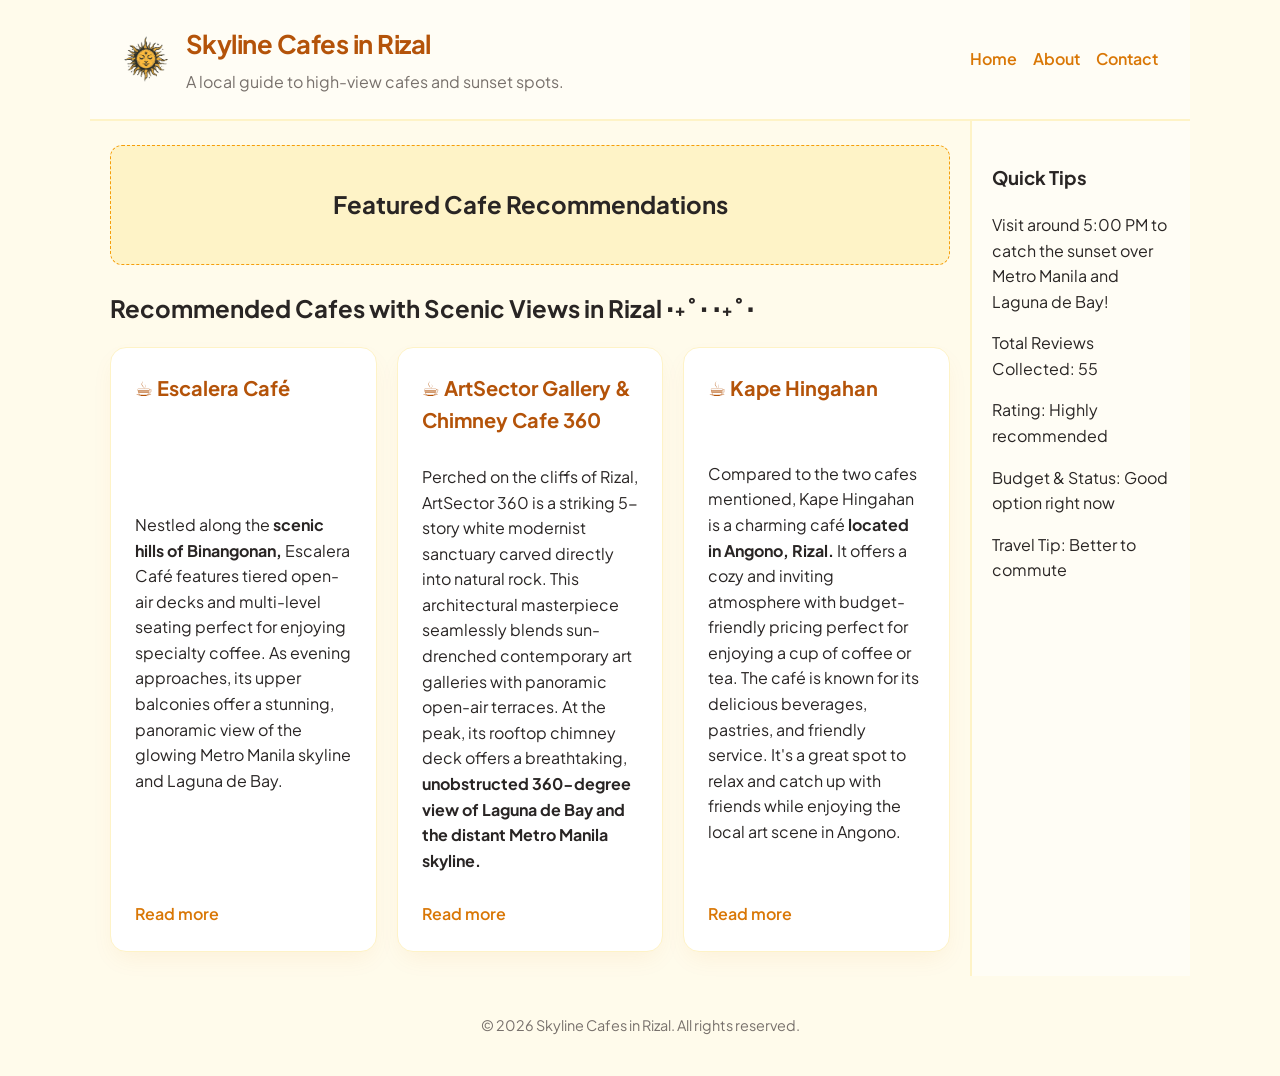
<file: index.html>
<!DOCTYPE html>
<html lang="en">
<head>
  <meta charset="UTF-8">
  <meta name="viewport" content="width=device-width, initial-scale=1.0">
  <title>Skyline Cafes in Rizal</title>
  <link rel="stylesheet" href="style.css">
</head>

<body class="page">
  <header>
    <div class="header-content">
      <img src="sun.png" alt="Skyline Cafes Logo" class="logo">
      <div>
        <h1 id="guide-name">Skyline Cafes in Rizal</h1>
        <p class="tagline">A local guide to high-view cafes and sunset spots.</p>
      </div>
    </div>

    <nav>
      <ul>
        <li><a href="index.html">Home</a></li>
        <li><a href="about.html">About</a></li>
        <li><a href="contact.html">Contact</a></li> 
      </ul> 
    </nav>
  </header>

  <aside>
    <h3>Quick Tips</h3>
    <p>Visit around 5:00 PM to catch the sunset over Metro Manila and Laguna de Bay!</p>
    <p id="total-places"></p>
    <p id="rating-label"></p>
    <p id="budget-check"></p>
    <p id="distance-note"></p>
  </aside>

  <main>
    <section class="centered-callout">
      <h2>Featured Cafe Recommendations</h2>
    </section>

    <h2>Recommended Cafes with Scenic Views in Rizal ‧₊˚ ⋅ ‧₊˚ ⋅</h2>

    <div class="place-grid">
      <article class="place-card">
        <h2>☕︎ Escalera Café</h2>
        <p>Nestled along the <strong>scenic hills of Binangonan,</strong> Escalera Café features tiered open-air decks and multi-level seating perfect for enjoying specialty coffee. As evening approaches, its upper balconies offer a stunning, panoramic view of the glowing Metro Manila skyline and Laguna de Bay.</p>
        <a href="places/escalera.html">Read more</a>
      </article>

      <article class="place-card">
        <h2>☕︎ ArtSector Gallery & Chimney Cafe 360</h2>
        <p>Perched on the cliffs of Rizal, ArtSector 360 is a striking 5-story white modernist sanctuary carved directly into natural rock. This architectural masterpiece seamlessly blends sun-drenched contemporary art galleries with panoramic open-air terraces. At the peak, its rooftop chimney deck offers a breathtaking, <strong>unobstructed 360-degree view of Laguna de Bay and the distant Metro Manila skyline.</strong></p>
        <a href="places/artsector.html">Read more</a>
      </article>

      <article class="place-card">
        <h2>☕︎ Kape Hingahan</h2>
        <p>Compared to the two cafes mentioned, Kape Hingahan is a charming café <strong>located in Angono, Rizal.</strong> It offers a cozy and inviting atmosphere with budget-friendly pricing perfect for enjoying a cup of coffee or tea. The café is known for its delicious beverages, pastries, and friendly service. It's a great spot to relax and catch up with friends while enjoying the local art scene in Angono.</p>
        <a href="places/hingahan.html">Read more</a>
      </article>
    </div>
  </main>

  <footer>
    <p id="copyright">&copy; 2026 Skyline Cafes in Rizal. All rights reserved.</p>
  </footer>

  <script src="script.js"></script>
</body>
</html>
</file>
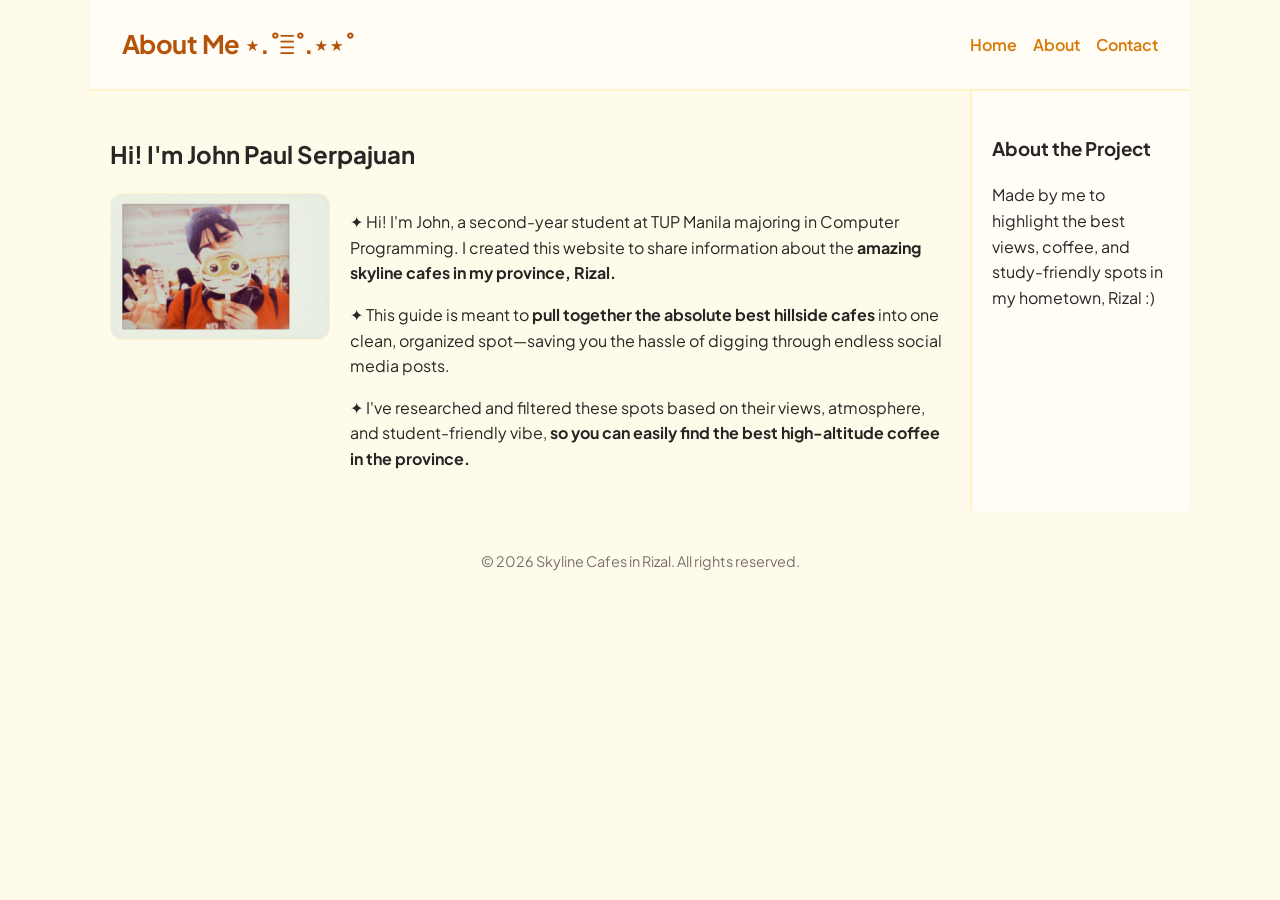
<file: about.html>
<!DOCTYPE html>
<html lang="en">    
<head>
  <meta charset="UTF-8">
  <meta name="viewport" content="width=device-width, initial-scale=1.0">
  <title>About the Owner</title>
  <link rel="stylesheet" href="style.css">
</head>

<body class="page">
  <header>
    <h1>About Me ⋆.˚𖦹˚.⋆⋆˚</h1>
    <nav>
      <ul>
        <li><a href="index.html">Home</a></li>
        <li><a href="about.html">About</a></li>
        <li><a href="contact.html">Contact</a></li> 
      </ul> 
    </nav>
  </header>

  <aside>
    <h3>About the Project</h3>
    <p>Made by me to highlight the best views, coffee, and study-friendly spots in my hometown, Rizal :)</p>
  </aside>

  <main>
    <article class="product-card">
      <h2>Hi! I'm John Paul Serpajuan</h2>
      
      <div class="about-container">
        <img src="john.jpg" alt="John Paul Serpajuan" class="owner-image">
        
        <div class="about-text">
          <p>✦ Hi! I'm John, a second-year student at TUP Manila majoring in Computer Programming. I created this website to share information about the <strong>amazing skyline cafes in my province, Rizal.</strong></p>

          <p>✦ This guide is meant to <strong>pull together the absolute best hillside cafes</strong> into one clean, organized spot—saving you the hassle of digging through endless social media posts.</p>

          <p>✦ I've researched and filtered these spots based on their views, atmosphere, and student-friendly vibe, <strong>so you can easily find the best high-altitude coffee in the province.</strong></p>
        </div>
      </div>
    </article>
  </main>

  <footer>
    <p>&copy; 2026 Skyline Cafes in Rizal. All rights reserved.</p>
  </footer>
</body>
</html>
</file>
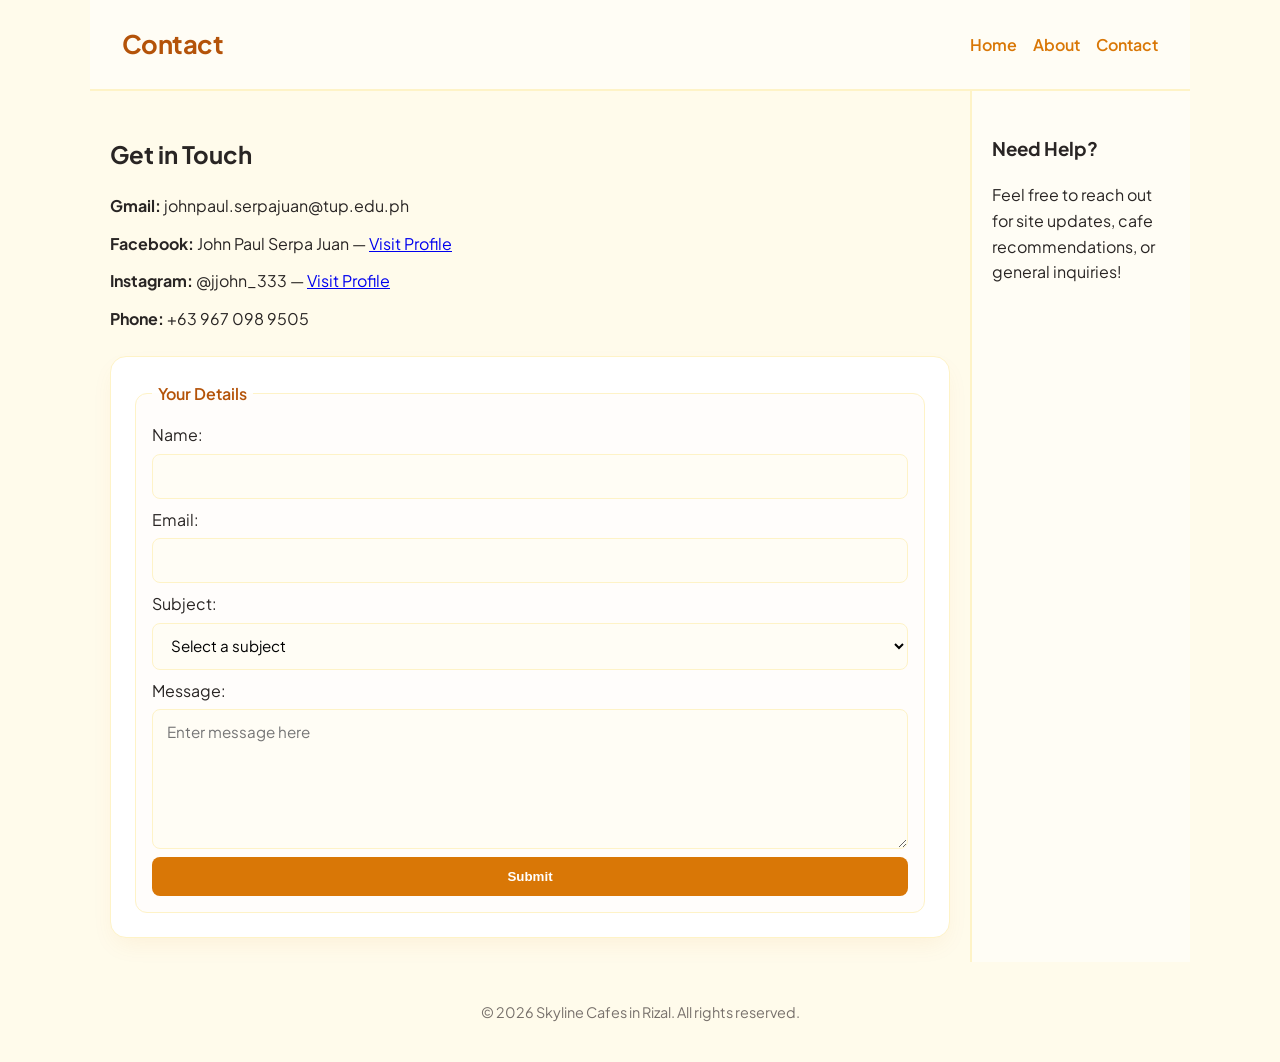
<file: contact.html>
<!DOCTYPE html>
<html lang="en">
<head>
  <meta charset="UTF-8">
  <meta name="viewport" content="width=device-width, initial-scale=1.0">
  <title>Contact</title>
  <link rel="stylesheet" href="style.css">
</head>

<body class="page">
  <header>
    <h1>Contact</h1>
    <nav>
      <ul>
        <li><a href="index.html">Home</a></li>
        <li><a href="about.html">About</a></li>
        <li><a href="contact.html">Contact</a></li>
      </ul>
    </nav>
  </header>  

  <aside>
    <h3>Need Help?</h3>
    <p>Feel free to reach out for site updates, cafe recommendations, or general inquiries!</p>
  </aside>

  <main>
    <article class="product-card">
      <h2>Get in Touch</h2>
      <ul class="contact-list">
        <li><strong>Gmail:</strong> johnpaul.serpajuan@tup.edu.ph</li>
        <li><strong>Facebook:</strong> John Paul Serpa Juan — <a href="https://www.facebook.com/iixjhn" target="_blank">Visit Profile</a></li>
        <li><strong>Instagram:</strong> @jjohn_333 — <a href="https://www.instagram.com/jjohn_333/" target="_blank">Visit Profile</a></li>
        <li><strong>Phone:</strong> +63 967 098 9505</li>
      </ul>
    </article>

    <form class="recommend-form">
      <fieldset>
        <legend>Your Details</legend>
        
        <div class="form-group">
          <label for="name">Name:</label>
          <input type="text" id="name" name="name" required>
        </div>

        <div class="form-group">
          <label for="email">Email:</label>
          <input type="email" id="email" name="email" required>
        </div>

        <div class="form-group">
          <label for="subject">Subject:</label>
          <select id="subject" name="subject" required>
            <option value="">Select a subject</option>
            <option value="Recommend a Cafe">Recommend a Cafe</option>
            <option value="Feature your Cafe">Feature your Cafe</option>
            <option value="Correction/Content Update">Correction/Content Update</option>
            <option value="General Assistance">Assistance</option>
          </select>
        </div>

        <div class="form-group">
          <label for="message">Message:</label>
          <textarea id="message" name="message" rows="6" placeholder="Enter message here" required></textarea>
        </div>

        <button type="submit">Submit</button>
      </fieldset>
    </form>
  </main>

  <footer>
    <p>&copy; 2026 Skyline Cafes in Rizal. All rights reserved.</p>
  </footer>
</body> 
</html>
</file>
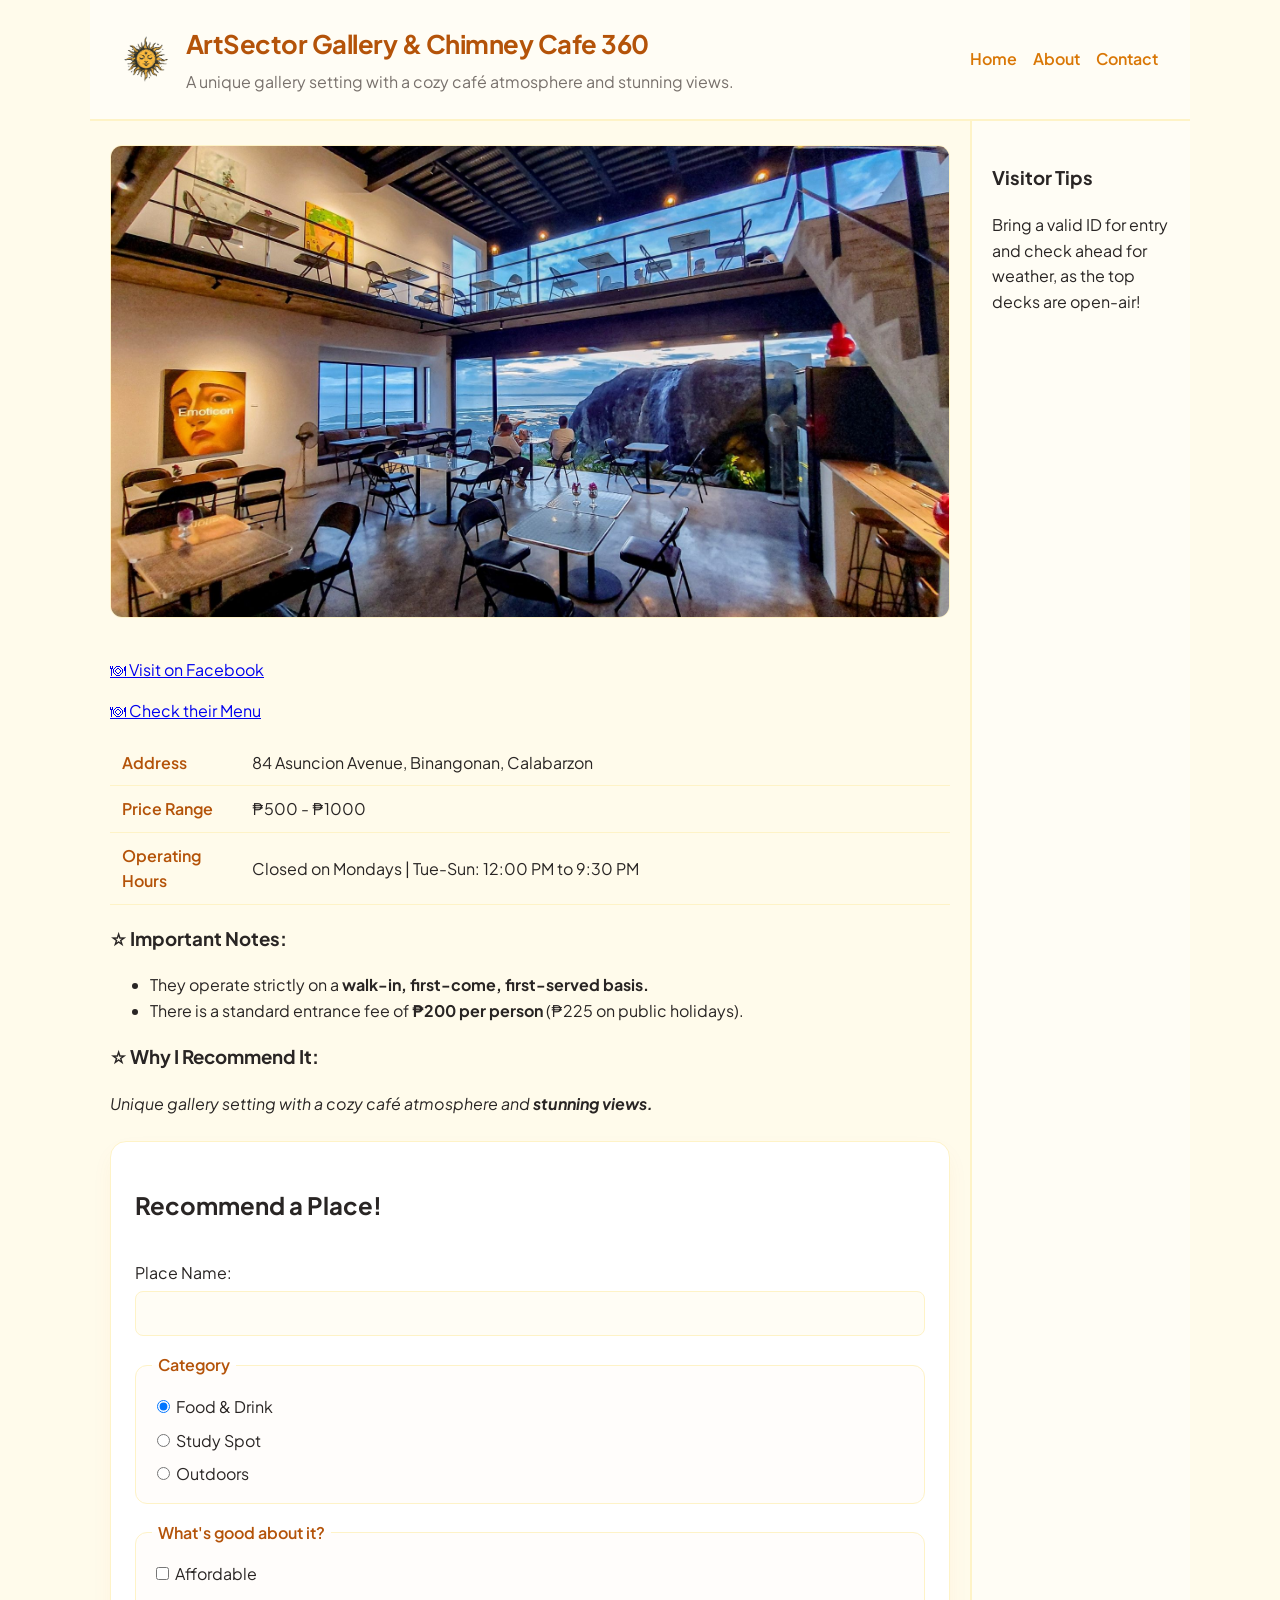
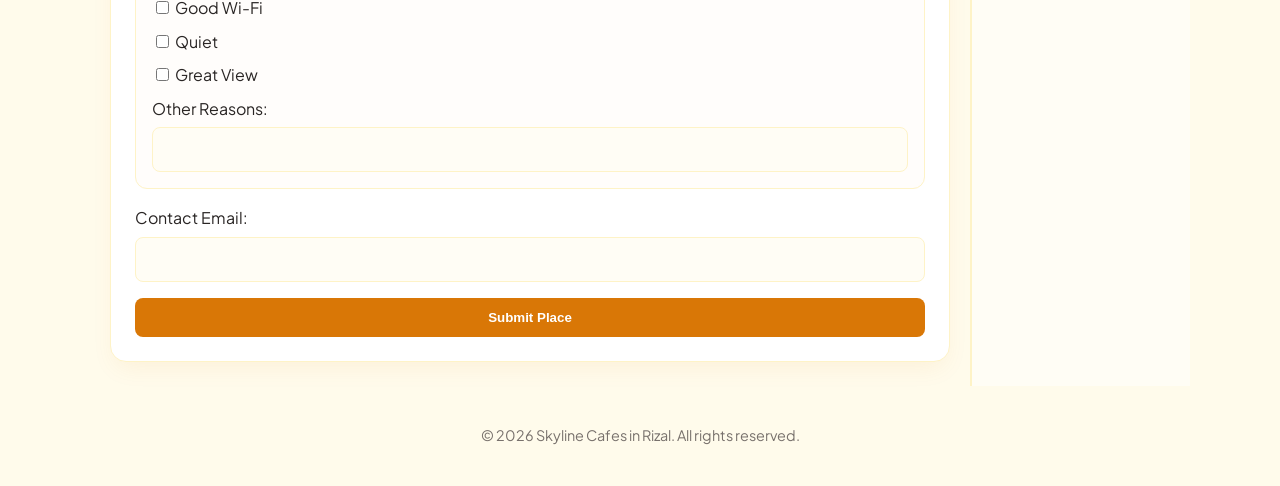
<file: places/artsector.html>
<!DOCTYPE html>
<html lang="en">
<head>
  <meta charset="UTF-8">
  <meta name="viewport" content="width=device-width, initial-scale=1.0">
  <title>ArtSector Gallery & Chimney Cafe 360</title>
  <link rel="stylesheet" href="../style.css"> 
</head>

<body class="page">
  <header>
    <div class="header-content">
      <img src="../sun.png" alt="Skyline Cafes Logo" class="logo">
      <div>
        <h1>ArtSector Gallery & Chimney Cafe 360</h1>
        <p class="tagline">A unique gallery setting with a cozy café atmosphere and stunning views.</p>
      </div>
    </div>

    <nav>
      <ul>
        <li><a href="../index.html">Home</a></li>
        <li><a href="../about.html">About</a></li>
        <li><a href="../contact.html">Contact</a></li>
      </ul>
    </nav>
  </header>

  <aside>
    <h3>Visitor Tips</h3>
    <p>Bring a valid ID for entry and check ahead for weather, as the top decks are open-air!</p>
  </aside>

  <main>
    <article class="product-card">
      <div class="place-details">
        <img src="../artsector.jpg" alt="An image of ArtSector Gallery & Chimney Cafe 360" class="place-image">
        
        <div class="place-links">
          <p><a href="https://www.facebook.com/artsectorph/" target="_blank">🍽 Visit on Facebook</a></p>
          <p><a href="https://booky.ph/biz/artsector-gallery-chimney-cafe-tayuman/menu/" target="_blank">🍽 Check their Menu</a></p>
        </div>

        <table class="info-table">
          <tr>
            <th>Address</th>
            <td>84 Asuncion Avenue, Binangonan, Calabarzon</td>
          </tr>
          <tr>
            <th>Price Range</th>
            <td>₱500 - ₱1000</td>
          </tr>
          <tr>
            <th>Operating Hours</th>
            <td>Closed on Mondays | Tue-Sun: 12:00 PM to 9:30 PM</td>
          </tr>
        </table>

        <div class="notes-section">
          <h3>☆ Important Notes:</h3>
          <ul>
            <li>They operate strictly on a <strong>walk-in, first-come, first-served basis.</strong></li>
            <li>There is a standard entrance fee of <strong>₱200 per person</strong> (₱225 on public holidays).</li>
          </ul>

          <h3>☆ Why I Recommend It:</h3>
          <p><i>Unique gallery setting with a cozy café atmosphere and <strong>stunning views.</strong></i></p>
        </div>
      </div>
    </article>

    <form action="#" method="post" class="recommend-form">
      <h2>Recommend a Place!</h2>

      <div class="form-group">
        <label for="place-name">Place Name:</label>
        <input type="text" id="place-name" name="place_name" required>
      </div>

      <fieldset>
        <legend>Category</legend>
        <div>
          <input type="radio" id="food" name="category" value="food" checked>
          <label for="food">Food & Drink</label>
        </div>
        <div>
          <input type="radio" id="study" name="category" value="study_spot">
          <label for="study">Study Spot</label>
        </div>
        <div>
          <input type="radio" id="outdoors" name="category" value="outdoors">
          <label for="outdoors">Outdoors</label>
        </div>
      </fieldset>

      <fieldset>
        <legend>What's good about it?</legend>
        <div>
          <input type="checkbox" id="affordable" name="highlights" value="affordable">
          <label for="affordable">Affordable</label>
        </div>
        <div>
          <input type="checkbox" id="wifi" name="highlights" value="good_wifi">
          <label for="wifi">Good Wi-Fi</label>
        </div>
        <div>
          <input type="checkbox" id="quiet" name="highlights" value="quiet">
          <label for="quiet">Quiet</label>
        </div>
        <div>
          <input type="checkbox" id="scenic" name="highlights" value="scenic_view">
          <label for="scenic">Great View</label>
        </div>

        <div class="form-group">
          <label for="other-reasons">Other Reasons:</label>
          <input type="text" id="other-reasons" name="other_reasons">
        </div>
      </fieldset>

      <div class="form-group">
        <label for="contact-email">Contact Email:</label>
        <input type="email" id="contact-email" name="contact_email" required>
      </div>

      <button type="submit">Submit Place</button>
    </form>
  </main>

  <footer>
    <p>&copy; 2026 Skyline Cafes in Rizal. All rights reserved.</p>
  </footer>
</body>
</html>
</file>
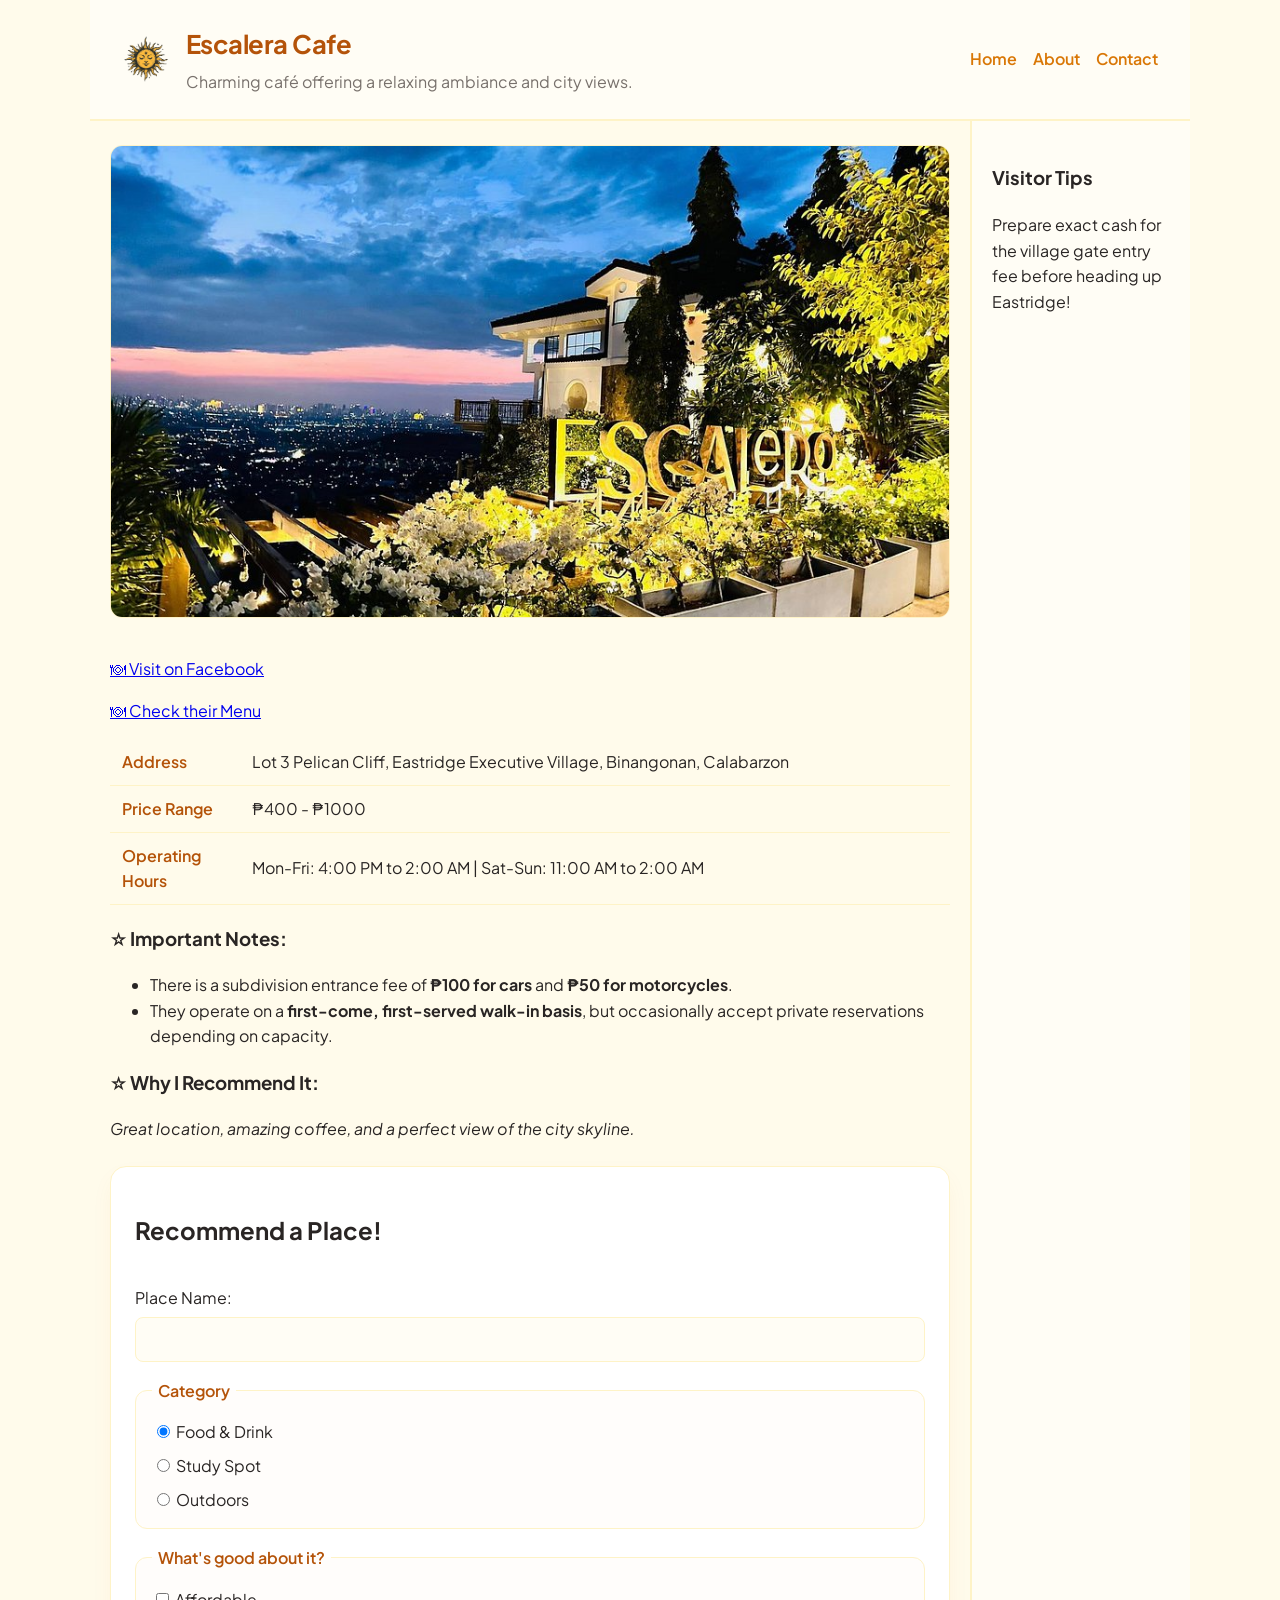
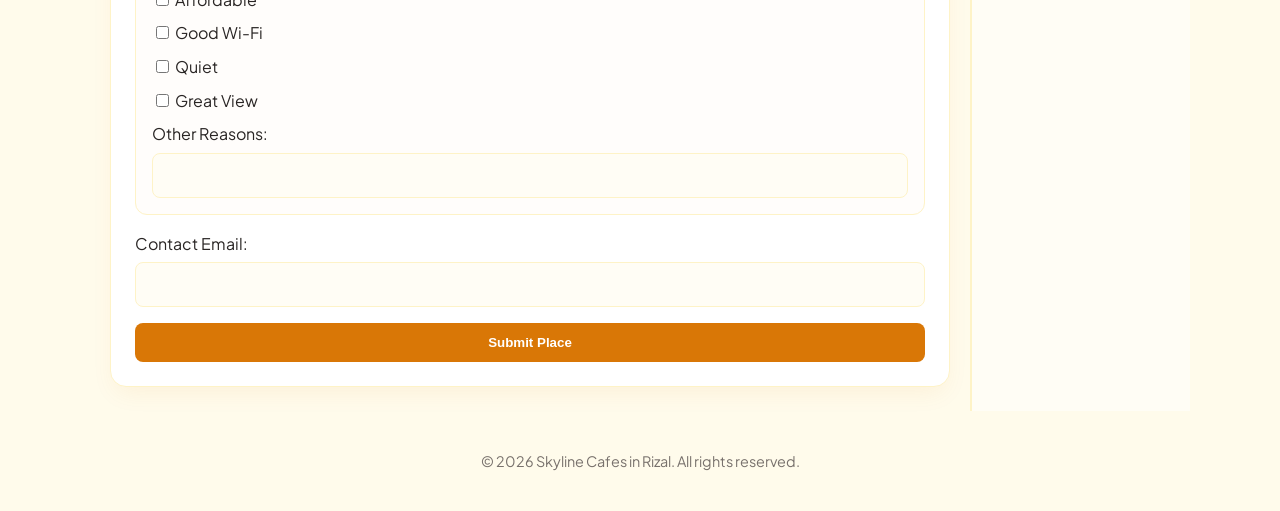
<file: places/escalera.html>
<!DOCTYPE html>
<html lang="en">
<head> 
  <meta charset="UTF-8">
  <meta name="viewport" content="width=device-width, initial-scale=1.0">
  <title>Escalera Cafe</title>
  <link rel="stylesheet" href="../style.css"> 
</head>

<body class="page">
  <header>
    <div class="header-content">
      <img src="../sun.png" alt="Skyline Cafes Logo" class="logo">
      <div>
        <h1>Escalera Cafe</h1>
        <p class="tagline">Charming café offering a relaxing ambiance and city views.</p>
      </div>
    </div>

    <nav>
      <ul>
        <li><a href="../index.html">Home</a></li>
        <li><a href="../about.html">About</a></li>
        <li><a href="../contact.html">Contact</a></li>
      </ul>
    </nav>
  </header>

  <aside>
    <h3>Visitor Tips</h3>
    <p>Prepare exact cash for the village gate entry fee before heading up Eastridge!</p>
  </aside>

  <main>
    <article class="product-card">
      <div class="place-details">
        <img src="../escalera.jpg" alt="An image of Escalera Cafe" class="place-image">
        
        <div class="place-links">
          <p><a href="https://www.facebook.com/EscaleraCafe/" target="_blank">🍽 Visit on Facebook</a></p>
          <p><a href="https://menuph.com/escalera-cafe-menu/" target="_blank">🍽 Check their Menu</a></p>
        </div>

        <table class="info-table">
          <tr>
            <th>Address</th>
            <td>Lot 3 Pelican Cliff, Eastridge Executive Village, Binangonan, Calabarzon</td>
          </tr>
          <tr>
            <th>Price Range</th>
            <td>₱400 - ₱1000</td>
          </tr>
          <tr>
            <th>Operating Hours</th>
            <td>Mon-Fri: 4:00 PM to 2:00 AM | Sat-Sun: 11:00 AM to 2:00 AM</td>
          </tr>
        </table>

        <div class="notes-section">
          <h3>☆ Important Notes:</h3>
          <ul>
            <li>There is a subdivision entrance fee of <strong>₱100 for cars</strong> and <strong>₱50 for motorcycles</strong>.</li>
            <li>They operate on a <strong>first-come, first-served walk-in basis</strong>, but occasionally accept private reservations depending on capacity.</li>
          </ul>

          <h3>☆ Why I Recommend It:</h3>
          <p><i>Great location, amazing coffee, and a perfect view of the city skyline.</i></p>
        </div>
      </div>
    </article>

    <form action="#" method="post" class="recommend-form">
      <h2>Recommend a Place!</h2>

      <div class="form-group">
        <label for="place-name">Place Name:</label>
        <input type="text" id="place-name" name="place_name" required>
      </div>

      <fieldset>
        <legend>Category</legend>
        <div>
          <input type="radio" id="food" name="category" value="food" checked>
          <label for="food">Food & Drink</label>
        </div>
        <div>
          <input type="radio" id="study" name="category" value="study_spot">
          <label for="study">Study Spot</label>
        </div>
        <div>
          <input type="radio" id="outdoors" name="category" value="outdoors">
          <label for="outdoors">Outdoors</label>
        </div>
      </fieldset>

      <fieldset>
        <legend>What's good about it?</legend>
        <div>
          <input type="checkbox" id="affordable" name="highlights" value="affordable">
          <label for="affordable">Affordable</label>
        </div>
        <div>
          <input type="checkbox" id="wifi" name="highlights" value="good_wifi">
          <label for="wifi">Good Wi-Fi</label>
        </div>
        <div>
          <input type="checkbox" id="quiet" name="highlights" value="quiet">
          <label for="quiet">Quiet</label>
        </div>
        <div>
          <input type="checkbox" id="scenic" name="highlights" value="scenic_view">
          <label for="scenic">Great View</label>
        </div>

        <div class="form-group">
          <label for="other-reasons">Other Reasons:</label>
          <input type="text" id="other-reasons" name="other_reasons">
        </div>
      </fieldset>

      <div class="form-group">
        <label for="contact-email">Contact Email:</label>
        <input type="email" id="contact-email" name="contact_email" required>
      </div>

      <button type="submit">Submit Place</button>
    </form>
  </main>

  <footer>
    <p>&copy; 2026 Skyline Cafes in Rizal. All rights reserved.</p>
  </footer>
</body>
</html>
</file>
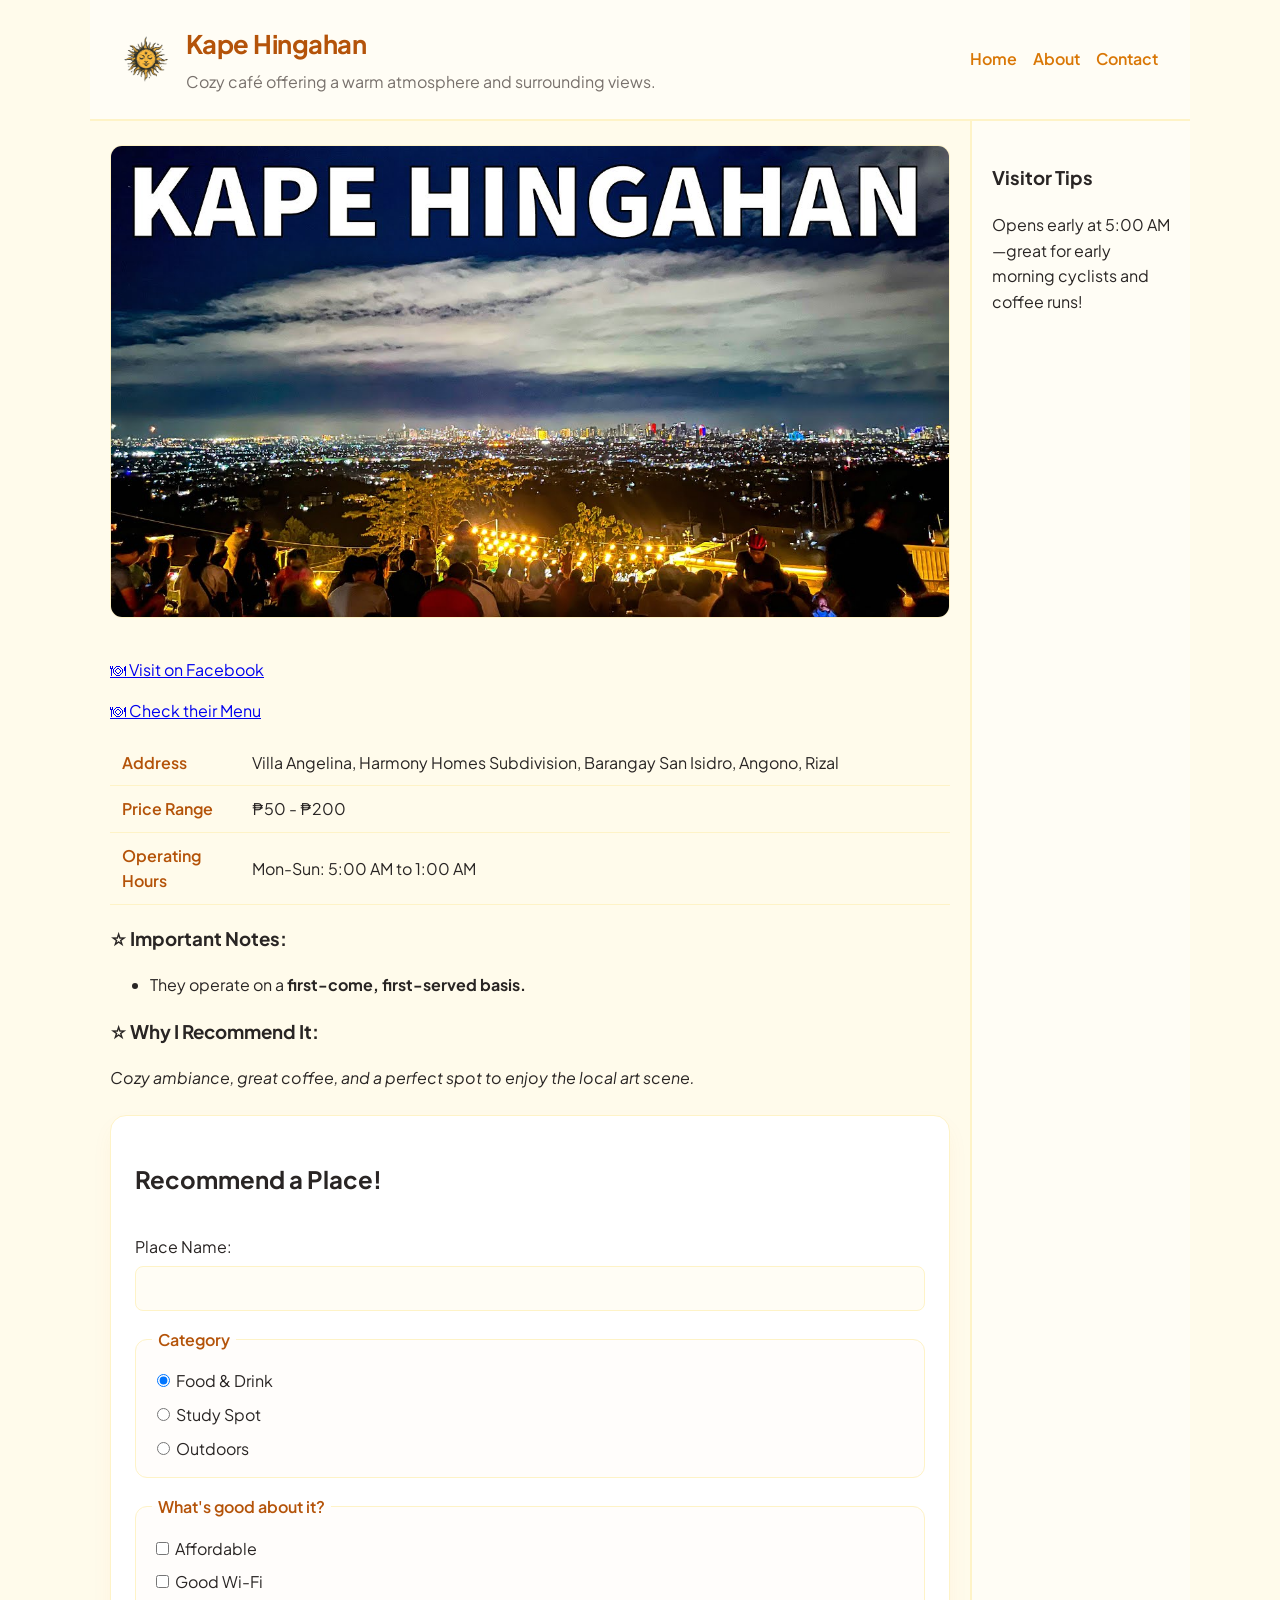
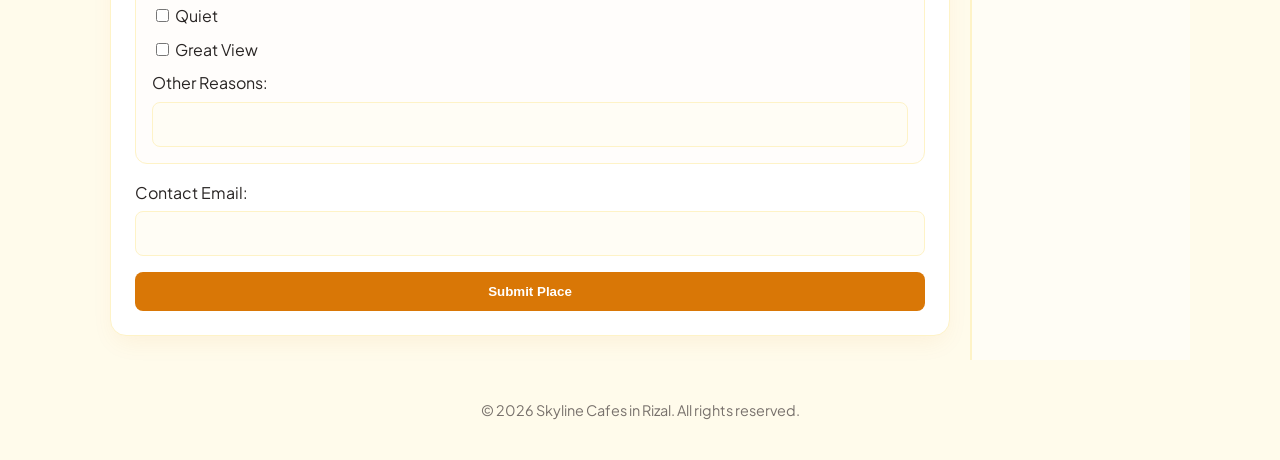
<file: places/hingahan.html>
<!DOCTYPE html>
<html lang="en">
<head> 
  <meta charset="UTF-8">
  <meta name="viewport" content="width=device-width, initial-scale=1.0">
  <title>Kape Hingahan</title>
  <link rel="stylesheet" href="../style.css"> 
</head>

<body class="page">
  <header>
    <div class="header-content">
      <img src="../sun.png" alt="Skyline Cafes Logo" class="logo">
      <div>
        <h1>Kape Hingahan</h1>
        <p class="tagline">Cozy café offering a warm atmosphere and surrounding views.</p>
      </div>
    </div>

    <nav>
      <ul>
        <li><a href="../index.html">Home</a></li>
        <li><a href="../about.html">About</a></li>
        <li><a href="../contact.html">Contact</a></li>
      </ul>
    </nav>
  </header>

  <aside>
    <h3>Visitor Tips</h3>
    <p>Opens early at 5:00 AM—great for early morning cyclists and coffee runs!</p>
  </aside>

  <main>
    <article class="product-card">
      <div class="place-details">
        <img src="../kapehingahan.jpg" alt="An image of Kape Hingahan" class="place-image">
        
        <div class="place-links">
          <p><a href="https://www.facebook.com/Kapehingahan/" target="_blank">🍽 Visit on Facebook</a></p>
          <p><a href="https://kape-hingahan.wheree.com/menu" target="_blank">🍽 Check their Menu</a></p>
        </div>

        <table class="info-table">
          <tr>
            <th>Address</th>
            <td>Villa Angelina, Harmony Homes Subdivision, Barangay San Isidro, Angono, Rizal</td>
          </tr>
          <tr>
            <th>Price Range</th>
            <td>₱50 - ₱200</td>
          </tr>
          <tr>
            <th>Operating Hours</th>
            <td>Mon-Sun: 5:00 AM to 1:00 AM</td>
          </tr>
        </table>

        <div class="notes-section">
          <h3>☆ Important Notes:</h3>
          <ul>
            <li>They operate on a <strong>first-come, first-served basis.</strong></li>
          </ul>

          <h3>☆ Why I Recommend It:</h3>
          <p><i>Cozy ambiance, great coffee, and a perfect spot to enjoy the local art scene.</i></p>
        </div>
      </div>
    </article>

    <form action="#" method="post" class="recommend-form">
      <h2>Recommend a Place!</h2>

      <div class="form-group">
        <label for="place-name">Place Name:</label>
        <input type="text" id="place-name" name="place_name" required>
      </div>

      <fieldset>
        <legend>Category</legend>
        <div>
          <input type="radio" id="food" name="category" value="food" checked>
          <label for="food">Food & Drink</label>
        </div>
        <div>
          <input type="radio" id="study" name="category" value="study_spot">
          <label for="study">Study Spot</label>
        </div>
        <div>
          <input type="radio" id="outdoors" name="category" value="outdoors">
          <label for="outdoors">Outdoors</label>
        </div>
      </fieldset>

      <fieldset>
        <legend>What's good about it?</legend>
        <div>
          <input type="checkbox" id="affordable" name="highlights" value="affordable">
          <label for="affordable">Affordable</label>
        </div>
        <div>
          <input type="checkbox" id="wifi" name="highlights" value="good_wifi">
          <label for="wifi">Good Wi-Fi</label>
        </div>
        <div>
          <input type="checkbox" id="quiet" name="highlights" value="quiet">
          <label for="quiet">Quiet</label>
        </div>
        <div>
          <input type="checkbox" id="scenic" name="highlights" value="scenic_view">
          <label for="scenic">Great View</label>
        </div>

        <div class="form-group">
          <label for="other-reasons">Other Reasons:</label>
          <input type="text" id="other-reasons" name="other_reasons">
        </div>
      </fieldset>

      <div class="form-group">
        <label for="contact-email">Contact Email:</label>
        <input type="email" id="contact-email" name="contact_email" required>
      </div>

      <button type="submit">Submit Place</button>
    </form>
  </main>

  <footer>
    <p>&copy; 2026 Skyline Cafes in Rizal. All rights reserved.</p>
  </footer>
</body>
</html>
</file>
<file: style.css>
@import url('https://fonts.googleapis.com/css2?family=Plus+Jakarta+Sans:wght@400;500;600;700&display=swap');

:root {
  --brand-color: #d97706;
  --accent-color: #f59e0b;
  --dark-ink: #292524;
  --muted-grey: #78716c;
  --light-bg: #fffbeb;
  --card-bg: #ffffff;
  --border-color: #fef3c7;
}

* {
  box-sizing: border-box;
}

body {
  font-family: 'Plus Jakarta Sans', system-ui, -apple-system, sans-serif;
  line-height: 1.6;
  color: var(--dark-ink);
  background-color: var(--light-bg);
  margin: 0;
  padding: 0;
}

header {
  grid-area: masthead;
  background-color: #fffdf5;
  padding: 24px 32px;
  border-bottom: 2px solid var(--border-color);
  display: flex;
  flex-wrap: wrap;
  justify-content: space-between;
  align-items: center;
  gap: 16px;
}

main {
  grid-area: main;
  padding: 24px 20px;
  width: 100%;
}

aside {
  grid-area: side;
  padding: 24px 20px;
  background-color: #fffdf5;
  border-top: 1px solid var(--border-color);
  border-bottom: 1px solid var(--border-color);
}

footer {
  grid-area: foot;
  text-align: center;
  padding: 24px;
  color: var(--muted-grey);
  font-size: 0.9rem;
}

.page {
  display: grid;
  grid-template-columns: 1fr;
  grid-template-areas:
    "masthead"
    "main"
    "side"
    "foot";
}

@media (min-width: 700px) {
  .page {
    grid-template-columns: 1fr 220px;
    grid-template-areas:
      "masthead masthead"
      "main     side"
      "foot     foot";
    max-width: 1100px;
    margin: 0 auto;
  }

  aside {
    border-top: none;
    border-bottom: none;
    border-left: 2px solid var(--border-color);
    border-right: none;
  }
}

header h1 {
  margin: 0;
  font-size: 1.6rem;
  font-weight: 700;
  letter-spacing: -0.02em;
  color: #b45309;
}

header p {
  margin: 4px 0 0 0;
  color: var(--muted-grey);
}

.header-content {
  display: flex;
  align-items: center;
  gap: 16px;
}

.logo {
  width: 48px;
  height: 48px;
  object-fit: contain;
}

nav ul {
  list-style: none;
  padding: 0;
  margin: 0;
  display: flex;
  gap: 16px;
  flex-wrap: wrap;
}

nav a {
  color: var(--brand-color);
  text-decoration: none;
  font-weight: 600;
}

nav a:hover {
  color: #b45309;
  text-decoration: underline;
}

hr {
  border: none;
  border-top: 1px solid var(--border-color);
  margin: 24px 0;
}

.centered-callout {
  display: flex;
  justify-content: center;
  align-items: center;
  min-height: 120px;
  background-color: #fef3c7;
  border: 1px dashed var(--accent-color);
  border-radius: 12px;
  margin-bottom: 24px;
  text-align: center;
  padding: 16px;
}

.place-grid {
  display: grid;
  grid-template-columns: repeat(auto-fit, minmax(260px, 1fr));
  gap: 20px;
  margin-top: 20px;
}

.place-card {
  background-color: var(--card-bg);
  padding: 24px;
  border: 1px solid var(--border-color);
  border-radius: 16px;
  box-shadow: 0 10px 25px -5px rgba(217, 119, 6, 0.08);
  display: flex;
  flex-direction: column;
  justify-content: space-between;
}

.place-card h2 {
  margin: 0 0 12px 0;
  font-size: 1.25rem;
  font-weight: 700;
  color: #b45309;
}

.place-card a {
  color: var(--brand-color);
  text-decoration: none;
  font-weight: 600;
  margin-top: 12px;
  display: inline-block;
}

.place-card a:hover {
  text-decoration: underline;
}

.about-container {
  display: flex;
  flex-direction: column;
  gap: 20px;
  margin-top: 16px;
}

@media (min-width: 600px) {
  .about-container {
    flex-direction: row;
    align-items: flex-start;
  }
}

.owner-image {
  width: 220px;
  max-width: 100%;
  height: auto;
  border-radius: 12px;
  border: 1px solid var(--border-color);
  flex-shrink: 0;
}

.about-text {
  flex: 1;
}

.place-image {
  width: 100%;
  max-width: 100%;
  height: auto;
  border-radius: 12px;
  margin-bottom: 16px;
  border: 1px solid var(--border-color);
}

.info-table {
  width: 100%;
  border-collapse: collapse;
  margin: 16px 0;
}

.info-table th,
.info-table td {
  padding: 10px 12px;
  text-align: left;
  border-bottom: 1px solid var(--border-color);
}

.info-table th {
  width: 130px;
  font-weight: 600;
  color: #b45309;
}

.recommend-form {
  background-color: var(--card-bg);
  padding: 24px;
  border: 1px solid var(--border-color);
  border-radius: 16px;
  margin-top: 24px;
  display: flex;
  flex-direction: column;
  gap: 16px;
  box-shadow: 0 10px 25px -5px rgba(217, 119, 6, 0.08);
}

.form-group {
  display: flex;
  flex-direction: column;
  gap: 6px;
}

.form-group input,
.form-group select,
.form-group textarea {
  padding: 12px 14px;
  border: 1px solid var(--border-color);
  border-radius: 8px;
  font-family: inherit;
  font-size: 0.95rem;
  width: 100%;
  background-color: #fffdf5;
}

.form-group input:focus,
.form-group select:focus,
.form-group textarea:focus {
  outline: 2px solid var(--accent-color);
}

fieldset {
  border: 1px solid var(--border-color);
  background-color: #fffdfb;
  border-radius: 12px;
  padding: 16px;
  margin: 0;
  display: flex;
  flex-direction: column;
  gap: 8px;
}

legend {
  font-weight: 600;
  color: #b45309;
  padding: 0 6px;
}

button[type="submit"] {
  background-color: var(--brand-color);
  color: #ffffff;
  padding: 12px 20px;
  border: none;
  border-radius: 8px;
  font-weight: 600;
  cursor: pointer;
  transition: all 0.2s ease;
}

button[type="submit"]:hover {
  background-color: #b45309;
  transform: translateY(-1px);
}

.contact-list {
  list-style: none;
  padding: 0;
  margin: 0;
  display: flex;
  flex-direction: column;
  gap: 12px;
}
</file>
